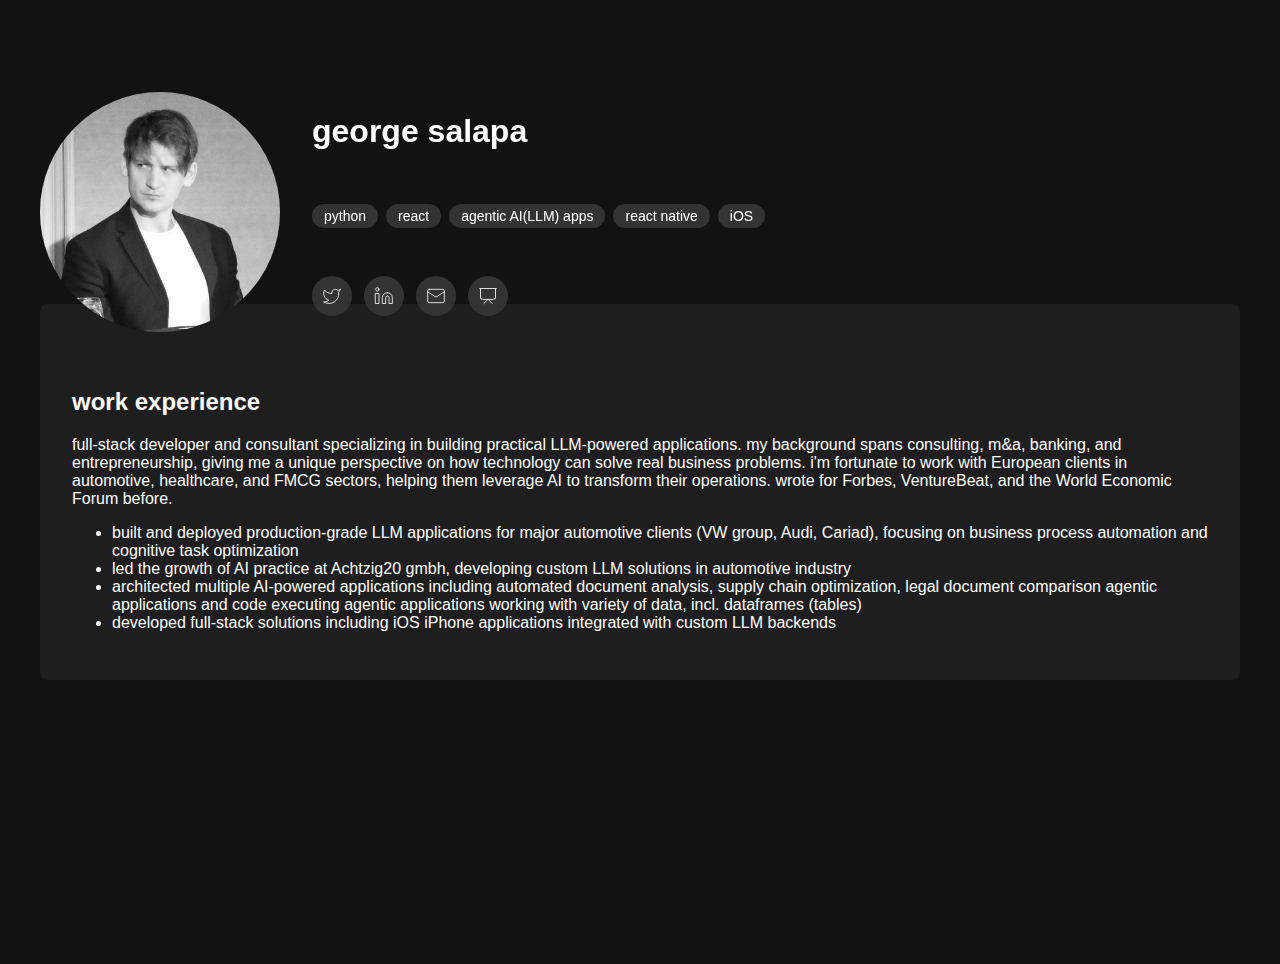
<file: index.html>
<!doctype html><html lang="en"><head><meta charset="utf-8"/><link rel="icon" href="/logo.png"/><meta name="viewport" content="width=device-width,initial-scale=1,maximum-scale=1,user-scalable=no,viewport-fit=cover"/><meta name="theme-color" content="#000000"/><meta name="description" content="ai-report-agent"/><link rel="apple-touch-icon" href="/logo192.png"/><link rel="manifest" href="/manifest.json"/><title>george salapa web</title><script defer="defer" src="/static/js/main.730bbd25.js"></script><link href="/static/css/main.8d69b5e7.css" rel="stylesheet"></head><body><noscript>You need to enable JavaScript to run this app.</noscript><div id="root"></div></body></html>
</file>
<file: static/css/main.8d69b5e7.css>
body{-webkit-font-smoothing:antialiased;-moz-osx-font-smoothing:grayscale;background-color:#000;font-family:-apple-system,BlinkMacSystemFont,Segoe UI,Roboto,Oxygen,Ubuntu,Cantarell,Fira Sans,Droid Sans,Helvetica Neue,sans-serif;margin:0}code{font-family:source-code-pro,Menlo,Monaco,Consolas,Courier New,monospace}body,html{height:100%;margin:0;overflow:hidden;padding:0}body{background-color:#121212;color:#fff;position:fixed;width:100%}.app{font-family:-apple-system,BlinkMacSystemFont,Segoe UI,Roboto,Oxygen,Ubuntu,Cantarell,Open Sans,Helvetica Neue,sans-serif;height:100vh;margin:0 auto;max-width:1200px;overflow:hidden;padding:2rem}.container{display:flex;flex-direction:column;gap:2rem;height:100%;overflow:hidden}.profile-section{position:relative;top:60px;z-index:2}.profile-header{align-items:flex-start;display:flex;gap:2rem}.profile-pic{border-radius:50%;height:240px;object-fit:cover;width:240px}.profile-info{display:flex;flex-direction:column;gap:1rem}.skills-list{display:flex;flex-wrap:wrap;gap:.5rem;list-style:none;padding:0}.skill-tag{background-color:#333;border-radius:1rem;color:#fff;font-size:.875rem;padding:.25rem .75rem}.social-links-container{align-items:center;display:flex;flex-wrap:wrap;gap:.5rem;margin-top:1rem}.social-links{display:flex;flex-wrap:nowrap;gap:.75rem}button.social-link{background-color:#333;border:none;border-radius:50%;cursor:pointer;height:40px;margin:0;padding:0;width:40px}button.social-link:hover{background-color:#4a4a4a}.social-link{align-items:center;background-color:#333;border-radius:50%;color:#fff;display:flex;height:40px;justify-content:center;transition:background-color .2s;width:40px}.social-link:hover{background-color:#4a4a4a}.projects-section{align-items:center;background-color:#121212;display:flex;flex-direction:column;height:100vh;justify-content:center;overflow:hidden;position:relative;width:100%}.project-container{background:#1e1e1e;border-radius:.5rem;max-width:64rem;position:relative;width:90%}.back-button{left:1rem;position:absolute;top:1rem}.nav-button{left:50%;position:absolute;transform:translateX(-50%)}.nav-button-up{top:1rem}.nav-button-down{bottom:1rem}.project-content{display:flex;flex-direction:row;padding:1.5rem}.project-text{padding:.75rem 1.5rem .75rem .75rem;width:60%}.project-title{font-size:1.5rem;font-weight:700;margin-bottom:1rem}.project-description{color:#cbd5e0}.project-image{align-items:center;display:flex;justify-content:center;width:40%}.project-image-content{border-radius:5px;height:auto;max-height:400px;max-width:100%;object-fit:contain;width:auto}.experience-section{background-color:#1e1e1e;border-radius:.5rem;padding:4rem 2rem 2rem;position:relative;z-index:1}@media (max-width:768px){body{font-size:14px}.profile-pic{height:240px;width:240px}.skill-tag{font-size:.7rem}.profile-section{margin-bottom:-40px}.experience-section{padding-top:3rem}.social-links-container{align-items:flex-start;flex-direction:column;gap:1rem}.project-content{flex-direction:column}.project-image{align-items:center!important;display:flex!important;justify-content:center!important;margin-top:2rem;width:100%!important}.project-container{padding-bottom:60px}.project-text{text-align:center!important;width:100%!important}[style*="flex-direction: row"]{flex-direction:column!important}}
/*# sourceMappingURL=main.8d69b5e7.css.map*/
</file>
